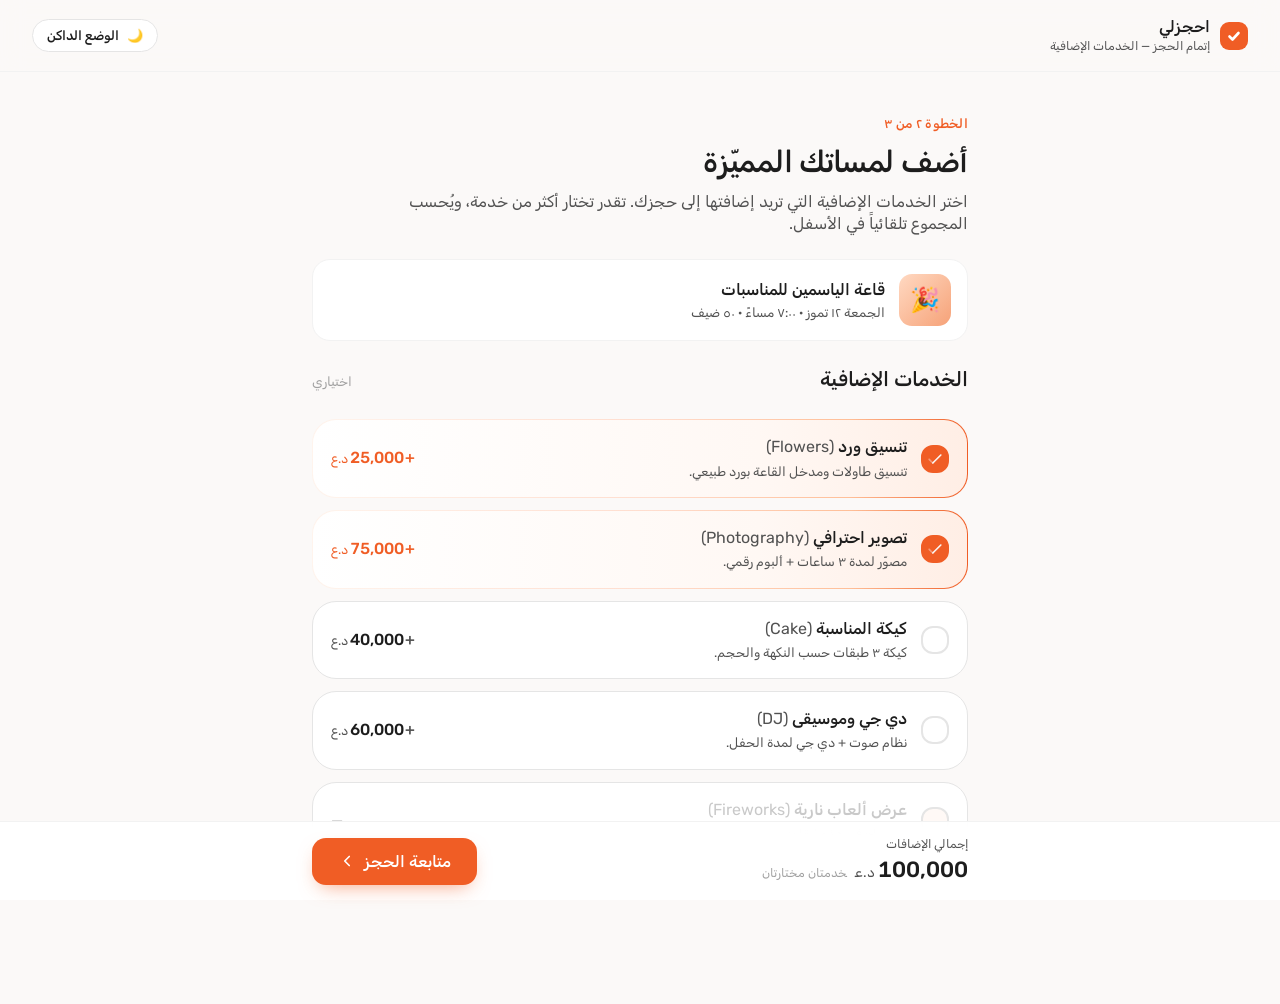
<file: booking-example/index.html>
<!doctype html>
<html lang="ar" dir="rtl" data-theme="light">
<head>
<meta charset="utf-8">
<meta name="viewport" content="width=device-width, initial-scale=1">
<title>احجزلي · إضافات الحجز — تجربة استخدام مكوّن البطاقات</title>
<link rel="preconnect" href="https://fonts.googleapis.com">
<link rel="preconnect" href="https://fonts.gstatic.com" crossorigin>
<link href="https://fonts.googleapis.com/css2?family=Rubik:wght@400;500&display=swap" rel="stylesheet">

<!-- ①  استدعاء ستايل المكوّن (مثل ما رفعناه بالضبط) -->
<link rel="stylesheet" href="gini-checkbox.css">

<!-- ستايل الصفحة نفسها (chrome) — نفس توكنز جني، بأسماء مختلفة حتى ما تتعارض مع المكوّن -->
<style>
*{box-sizing:border-box;}
html,body{margin:0;padding:0;}
body{background:var(--bg-page); color:var(--content-primary); font-family:var(--font-primary);
  -webkit-font-smoothing:antialiased; line-height:1.4; padding-bottom:104px;}

/* top nav */
.nav{position:sticky; top:0; z-index:20; display:flex; align-items:center; justify-content:space-between; gap:16px;
  padding-inline:var(--padding-lg); padding-block:var(--padding-sm);
  background:color-mix(in srgb, var(--bg-page) 88%, transparent); backdrop-filter:saturate(180%) blur(12px);
  border-bottom:1px solid var(--border-soft);}
.nav__brand{display:flex; align-items:center; gap:10px;}
.nav__dot{inline-size:28px; block-size:28px; border-radius:9px; background:var(--bg-cta); display:grid; place-items:center;}
.nav__dot svg{inline-size:16px; block-size:16px; fill:none; stroke:#fff; stroke-width:2.6; stroke-linecap:round; stroke-linejoin:round;}
.nav__t{font-size:16px; font-weight:500;}
.nav__t small{display:block; font-size:12px; font-weight:400; color:var(--content-secondary);}
.theme-btn{display:inline-flex; align-items:center; gap:8px; font-family:inherit; font-size:13px; font-weight:500;
  color:var(--content-primary); background:var(--bg-control); border:1px solid var(--border-default);
  padding:8px 14px; border-radius:999px; cursor:pointer;}

.page{max-width:720px; margin-inline:auto; padding-inline:var(--padding-lg); padding-block:var(--padding-xl);
  display:flex; flex-direction:column; gap:var(--padding-md);}

/* step + hero */
.step{font-size:13px; font-weight:500; color:var(--content-cta); letter-spacing:.02em;}
.hero h1{margin:6px 0 8px; font-size:30px; font-weight:500; letter-spacing:-.01em;}
.hero p{margin:0; font-size:16px; font-weight:400; color:var(--content-secondary); max-width:60ch;}

/* the place being booked — a small summary chip */
.place{display:flex; align-items:center; gap:14px; padding:14px 16px;
  background:var(--bg-surface); border:1px solid var(--border-soft); border-radius:18px;}
.place__img{inline-size:52px; block-size:52px; border-radius:13px; flex:0 0 auto;
  background:linear-gradient(135deg,#FFD9C2,#F6A278); display:grid; place-items:center; font-size:24px;}
.place__meta{display:flex; flex-direction:column; gap:3px; min-width:0;}
.place__name{font-size:16px; font-weight:500;}
.place__sub{font-size:13px; color:var(--content-secondary);}

/* section heading */
.sec-head{display:flex; align-items:baseline; justify-content:space-between; gap:12px; margin-bottom:2px;}
.sec-head h2{margin:0; font-size:20px; font-weight:500;}
.sec-head span{font-size:13px; color:var(--content-tertiary);}

/* sticky checkout summary */
.summary{position:fixed; inset-inline:0; bottom:0; z-index:30;
  background:color-mix(in srgb, var(--bg-surface) 92%, transparent); backdrop-filter:saturate(180%) blur(14px);
  border-top:1px solid var(--border-soft);}
.summary__in{max-width:720px; margin-inline:auto; display:flex; align-items:center; justify-content:space-between; gap:16px;
  padding-inline:var(--padding-lg); padding-block:14px;}
.summary__tot{display:flex; flex-direction:column; gap:2px;}
.summary__lbl{font-size:12px; color:var(--content-secondary);}
.summary__val{font-size:22px; font-weight:500; font-feature-settings:"tnum";}
.summary__val .cur{font-size:14px; font-weight:400; color:var(--content-secondary); margin-inline-start:3px;}
.summary__val .count{font-size:12px; font-weight:400; color:var(--content-tertiary); margin-inline-start:8px;}
.cta{display:inline-flex; align-items:center; gap:8px; font-family:inherit; font-size:16px; font-weight:500;
  color:var(--content-on-cta); background:var(--bg-cta); border:none; border-radius:14px; padding:14px 26px; cursor:pointer;
  box-shadow:0 8px 20px -8px rgba(240,93,37,.6); transition:background .15s;}
.cta:hover{background:var(--bg-cta-hover);}
.cta svg{inline-size:18px; block-size:18px; fill:none; stroke:currentColor; stroke-width:2.2; stroke-linecap:round; stroke-linejoin:round;}

@media (max-width:640px){
  .nav{padding-inline:var(--padding-mobile-lg);}
  .nav__t small{display:none;}
  .page{padding-inline:var(--padding-mobile-page); padding-block:var(--padding-md);}
  .hero h1{font-size:25px;}
  .summary__in{padding-inline:var(--padding-mobile-lg);}
  .cta{padding:13px 20px; font-size:15px;}
}
</style>
</head>
<body>

<!-- ②  الـ sprite (علامة الصح ثنائية اللون + الشرطة) — مرة وحدة بالصفحة، منسوخ حرفياً من المكوّن -->
<svg width="0" height="0" style="position:absolute" aria-hidden="true" focusable="false">
  <symbol id="ic-tick" viewBox="0 0 20 20">
    <path d="M16.4226 5.40033C16.748 5.72577 16.748 6.2534 16.4226 6.57884L8.40175 14.5997C8.07632 14.9251 7.54868 14.9251 7.22324 14.5997C6.89781 14.2742 6.89781 13.7466 7.22324 13.4212L15.2441 5.40033C15.5695 5.07489 16.0972 5.07489 16.4226 5.40033Z" fill="#FAF5F3"/>
    <path opacity="0.4" d="M3.57741 9.77533C3.90285 9.44992 4.43048 9.44992 4.75592 9.77533L8.40175 13.4212C8.72717 13.7466 8.72717 14.2743 8.40175 14.5997C8.07632 14.9251 7.54868 14.9251 7.22324 14.5997L3.57741 10.9538C3.25197 10.6284 3.25197 10.1008 3.57741 9.77533Z" fill="#FAF5F3"/>
  </symbol>
  <symbol id="ic-dash" viewBox="0 0 20 20">
    <path d="M16.5049 10C16.5049 10.4602 16.1318 10.8333 15.6716 10.8333L4.3284 10.8333C3.86818 10.8333 3.49509 10.4602 3.49507 10C3.49506 9.53978 3.86818 9.16666 4.3284 9.16667H15.6716C16.1318 9.16666 16.5049 9.53978 16.5049 10Z" fill="#FAF5F3"/>
  </symbol>
</svg>

<header class="nav">
  <div class="nav__brand">
    <span class="nav__dot"><svg viewBox="0 0 16 16"><path d="M3.5 8.5 6.5 11.5 12.5 5"/></svg></span>
    <span class="nav__t">احجزلي
      <small>إتمام الحجز — الخدمات الإضافية</small>
    </span>
  </div>
  <button class="theme-btn" id="themeBtn" type="button"><span id="themeIcon">🌙</span><span id="themeLabel">الوضع الداكن</span></button>
</header>

<main class="page">

  <div class="hero">
    <span class="step">الخطوة ٢ من ٣</span>
    <h1>أضف لمساتك المميّزة</h1>
    <p>اختر الخدمات الإضافية التي تريد إضافتها إلى حجزك. تقدر تختار أكثر من خدمة، ويُحسب المجموع تلقائياً في الأسفل.</p>
  </div>

  <!-- الحجز الحالي -->
  <div class="place">
    <span class="place__img">🎉</span>
    <span class="place__meta">
      <span class="place__name">قاعة الياسمين للمناسبات</span>
      <span class="place__sub">الجمعة ١٢ تموز · ٧:٠٠ مساءً · ٥٠ ضيف</span>
    </span>
  </div>

  <div class="sec-head">
    <h2>الخدمات الإضافية</h2>
    <span>اختياري</span>
  </div>

  <!-- ③  المكوّن: بطاقات قابلة للاختيار — نفس ماركب المكوّن المرفوع بالضبط -->
  <div class="cards cards--check" id="addons">

    <label class="gn-card" data-price="25000">
      <input class="gn-input" type="checkbox" checked>
      <span class="gcheck"><svg class="gcheck__ic gcheck__tick" viewBox="0 0 20 20"><use href="#ic-tick"/></svg><svg class="gcheck__ic gcheck__dash" viewBox="0 0 20 20"><use href="#ic-dash"/></svg></span>
      <span class="gn-card__text">
        <span class="gn-card__title">تنسيق ورد <span class="en">(Flowers)</span></span>
        <span class="gn-card__desc">تنسيق طاولات ومدخل القاعة بورد طبيعي.</span>
      </span>
      <span class="gn-card__price"><span class="plus">+</span>25,000<span class="cur">د.ع</span></span>
    </label>

    <label class="gn-card" data-price="75000">
      <input class="gn-input" type="checkbox" checked>
      <span class="gcheck"><svg class="gcheck__ic gcheck__tick" viewBox="0 0 20 20"><use href="#ic-tick"/></svg><svg class="gcheck__ic gcheck__dash" viewBox="0 0 20 20"><use href="#ic-dash"/></svg></span>
      <span class="gn-card__text">
        <span class="gn-card__title">تصوير احترافي <span class="en">(Photography)</span></span>
        <span class="gn-card__desc">مصوّر لمدة ٣ ساعات + ألبوم رقمي.</span>
      </span>
      <span class="gn-card__price"><span class="plus">+</span>75,000<span class="cur">د.ع</span></span>
    </label>

    <label class="gn-card" data-price="40000">
      <input class="gn-input" type="checkbox">
      <span class="gcheck"><svg class="gcheck__ic gcheck__tick" viewBox="0 0 20 20"><use href="#ic-tick"/></svg><svg class="gcheck__ic gcheck__dash" viewBox="0 0 20 20"><use href="#ic-dash"/></svg></span>
      <span class="gn-card__text">
        <span class="gn-card__title">كيكة المناسبة <span class="en">(Cake)</span></span>
        <span class="gn-card__desc">كيكة ٣ طبقات حسب النكهة والحجم.</span>
      </span>
      <span class="gn-card__price"><span class="plus">+</span>40,000<span class="cur">د.ع</span></span>
    </label>

    <label class="gn-card" data-price="60000">
      <input class="gn-input" type="checkbox">
      <span class="gcheck"><svg class="gcheck__ic gcheck__tick" viewBox="0 0 20 20"><use href="#ic-tick"/></svg><svg class="gcheck__ic gcheck__dash" viewBox="0 0 20 20"><use href="#ic-dash"/></svg></span>
      <span class="gn-card__text">
        <span class="gn-card__title">دي جي وموسيقى <span class="en">(DJ)</span></span>
        <span class="gn-card__desc">نظام صوت + دي جي لمدة الحفل.</span>
      </span>
      <span class="gn-card__price"><span class="plus">+</span>60,000<span class="cur">د.ع</span></span>
    </label>

    <label class="gn-card" data-price="0">
      <input class="gn-input" type="checkbox" disabled>
      <span class="gcheck"><svg class="gcheck__ic gcheck__tick" viewBox="0 0 20 20"><use href="#ic-tick"/></svg><svg class="gcheck__ic gcheck__dash" viewBox="0 0 20 20"><use href="#ic-dash"/></svg></span>
      <span class="gn-card__text">
        <span class="gn-card__title">عرض ألعاب نارية <span class="en">(Fireworks)</span></span>
        <span class="gn-card__desc">غير متاح في هذه القاعة.</span>
      </span>
      <span class="gn-card__price">—</span>
    </label>

  </div>

</main>

<!-- ملخّص الدفع الثابت -->
<div class="summary">
  <div class="summary__in">
    <div class="summary__tot">
      <span class="summary__lbl">إجمالي الإضافات</span>
      <span class="summary__val"><span id="total">100,000</span><span class="cur">د.ع</span><span class="count" id="count">خدمتان مختارتان</span></span>
    </div>
    <button class="cta" type="button">
      متابعة الحجز
      <svg viewBox="0 0 24 24"><path d="M15 18l-6-6 6-6"/></svg>
    </button>
  </div>
</div>

<script>
  // theme toggle
  const root=document.documentElement, btn=document.getElementById('themeBtn'),
        ico=document.getElementById('themeIcon'), lbl=document.getElementById('themeLabel');
  btn.addEventListener('click',()=>{const d=root.getAttribute('data-theme')==='dark';
    root.setAttribute('data-theme',d?'light':'dark'); ico.textContent=d?'🌙':'☀️'; lbl.textContent=d?'الوضع الداكن':'الوضع الفاتح';});

  // running total — sums checked add-on cards
  const fmt=n=>n.toLocaleString('en-US');
  const arabicCount=n=>n===0?'لم تختر أي خدمة':n===1?'خدمة واحدة':n===2?'خدمتان مختارتان':`${n} خدمات مختارة`;
  const cards=[...document.querySelectorAll('#addons .gn-card')];
  const totalEl=document.getElementById('total'), countEl=document.getElementById('count');
  function recalc(){
    let sum=0, n=0;
    cards.forEach(c=>{const i=c.querySelector('.gn-input');
      if(i.checked && !i.disabled){ sum+=+c.dataset.price||0; n++; }});
    totalEl.textContent=fmt(sum); countEl.textContent=arabicCount(n);
  }
  cards.forEach(c=>c.querySelector('.gn-input').addEventListener('change',recalc));
  recalc();
</script>
</body>
</html>
</file>
<file: booking-example/gini-checkbox.css>
/* ============================================================
   GINI · CHECKBOX + SELECTABLE CARDS  —  reusable stylesheet
   Sliced VERBATIM from the published component
   (design-system-Gini-/components/checkbox/index.html).
   Import this once, drop the sprite in the page, use the markup.
   ============================================================ */

:root{
  --bg-app:#FBF9F8;--bg-page:#FBF9F8;--bg-surface:#FFFFFF;--bg-elevated:#FFFFFF;--bg-subtle:#FFF9F6;
  --bg-control:#FFFFFF;--bg-control-hover:#FEF5F1;--bg-control-active:#FEF5F1;--bg-overlay:rgba(0,0,0,.56);
  --bg-cta:#F05D25;--bg-cta-hover:#E54A19;--bg-cta-pressed:#F37D51;--bg-cta-soft:#FEF5F1;
  --content-primary:#1D1D1D;--content-secondary:#525252;--content-tertiary:#A1A1A1;--content-disabled:#C9C9C9;
  --content-cta:#F05D25;--content-on-cta:#FFFFFF;
  --border-default:#E5E5E5;--border-soft:#F2F2F2;--border-strong:#D9D9D9;
  --border-cta:#F05D25;--border-cta-soft:#FCDFD3;--border-focus:#F05D25;
  --bg-error:#FEE8E9;--content-error:#F21D22;--border-error:#F21D22;

  /* spacing (gini-adaptive-padding) */
  --padding-xxs:8px;--padding-xs:12px;--padding-sm:16px;--padding-md:24px;--padding-lg:32px;--padding-xl:40px;
  --padding-mobile-page:14px;--padding-mobile-md:12px;--padding-mobile-lg:16px;

  /* checkbox sizing */
  --check-size:22px;

  --font-primary:'Rubik','At Hauss Arabic','Expo Arabic',system-ui,-apple-system,'Segoe UI',sans-serif;
}
[data-theme="dark"]{
  --bg-app:#0B0C0D;--bg-page:#101010;--bg-surface:#18191B;--bg-elevated:#1D1D1D;--bg-subtle:#141516;
  --bg-control:#232427;--bg-control-hover:#2A2B2E;--bg-control-active:#2A140E;--bg-overlay:rgba(0,0,0,.72);
  --bg-cta:#F05D25;--bg-cta-hover:#FF6433;--bg-cta-pressed:#C94318;--bg-cta-soft:#301307;
  --content-primary:#FAFAFA;--content-secondary:#B8B8B8;--content-tertiary:#737373;--content-disabled:#595959;
  --content-cta:#FF6433;--content-on-cta:#FFFFFF;
  --border-default:#2A2B2E;--border-soft:#202124;--border-strong:#3A3B3F;
  --border-cta:#F05D25;--border-cta-soft:#4A2012;--border-focus:#FF6433;
  --bg-error:#610C0E;--content-error:#FB4949;--border-error:#FB4949;
}

*{box-sizing:border-box;}
html,body{margin:0;padding:0;}
body{
  background:var(--bg-page);
  color:var(--content-primary);
  font-family:var(--font-primary);
  -webkit-font-smoothing:antialiased;
  line-height:1.4;
}
button,input,select,textarea{font-family:inherit;}

/* ============================================================
   THE CHECKBOX ATOM — Gini DS checkbox (Figma node 103:9520)
   28×28 squircle (radius 12px). OFF = gray ring on control bg.
   ON = solid orange + TWO-TONE checkmark. INDETERMINATE = dash.
   Icons: inline <use> of #ic-tick / #ic-dash (fill #FAF5F3).
   Driven by a real hidden <input type=checkbox> (native behaviour).
   ============================================================ */
.gn-input{position:absolute; opacity:0; inline-size:0; block-size:0; margin:0; pointer-events:none;}

.gcheck{
  box-sizing:border-box; position:relative; flex:0 0 auto;
  inline-size:28px; block-size:28px; border-radius:12px;
  background:var(--bg-control);
  border:2px solid var(--border-default);   /* 2px Border/Natural-Primary #e5e5e5 */
  display:grid; place-items:center;
  transition:background-color .15s ease, border-color .15s ease, box-shadow .15s ease;
}
.gcheck__ic{position:absolute; inline-size:20px; block-size:20px; opacity:0; transition:opacity .15s ease;}

/* ON — fill orange + show two-tone tick (adjacency covers every use) */
.gn-input:checked + .gcheck{ background:var(--bg-cta); border-color:var(--bg-cta); }
.gn-input:checked + .gcheck .gcheck__tick{ opacity:1; }

/* INDETERMINATE — fill orange + show dash (native :indeterminate) */
.gn-input:indeterminate + .gcheck{ background:var(--bg-cta); border-color:var(--bg-cta); }
.gn-input:indeterminate + .gcheck .gcheck__dash{ opacity:1; }
.gn-input:indeterminate + .gcheck .gcheck__tick{ opacity:0; }

/* HOVER (enabled, unchecked) — orange ring tint */
.gn-opt:hover .gn-input:not(:disabled):not(:checked):not(:indeterminate) + .gcheck,
.opt-row:hover .gn-input:not(:disabled):not(:checked):not(:indeterminate) + .gcheck,
.reqrow:hover .gn-input:not(:disabled):not(:checked):not(:indeterminate) + .gcheck,
.allrow:hover .gn-input:not(:disabled):not(:checked):not(:indeterminate) + .gcheck,
.gn-card:hover:not(:has(.gn-input:checked)) .gn-input:not(:disabled) + .gcheck{ border-color:var(--bg-cta); }

/* keyboard focus ring */
.gn-input:focus-visible + .gcheck{ box-shadow:0 0 0 3px color-mix(in srgb, var(--border-focus) 30%, transparent); }

/* ERROR / invalid group — red ring, red fill when on */
.is-error .gcheck{ border-color:var(--border-error); }
.is-error .gn-input:checked + .gcheck{ background:var(--border-error); border-color:var(--border-error); }

/* DISABLED */
.gn-input:disabled + .gcheck{ background:var(--bg-subtle); border-color:var(--border-default); }
.gn-input:disabled:checked + .gcheck,
.gn-input:disabled:indeterminate + .gcheck{ background:var(--content-disabled); border-color:var(--content-disabled); }

/* READ-ONLY (locked value, not faded) — muted gray fill + tick */
.gcheck.is-readonly{ background:var(--content-tertiary); border-color:var(--content-tertiary); }
.gcheck.is-readonly .gcheck__tick{ opacity:1; }
.gn-opt.is-readonly,.opt-row.is-readonly{ cursor:default; }

/* ============================================================
   VARIANT: CARDS ⭐ — THE gradient-stroke recipe
   checkbox at inline-start (right in RTL), text, price at inline-end
   ============================================================ */
.cards{display:flex; flex-direction:column; gap:12px;}
.gn-card{
  display:flex; align-items:center; gap:14px;
  padding:16px 18px;
  background:var(--bg-control);
  border:1.5px solid var(--border-default);
  border-radius:16px; cursor:pointer; margin:0;
  transition:border-color .15s, background-color .15s, box-shadow .15s;
}
.gn-card:hover{border-color:var(--border-strong);}
.gn-card:has(.gn-input:focus-visible){box-shadow:0 0 0 3px color-mix(in srgb, var(--border-focus) 22%, transparent);}
.gn-card__text{display:flex; flex-direction:column; gap:4px; flex:1 1 auto; min-width:0;}
.gn-card__title{font-size:16px; font-weight:500; color:var(--content-primary);}
.gn-card__title .en{color:var(--content-secondary); font-weight:400;}
.gn-card__desc{font-size:13px; font-weight:400; color:var(--content-secondary);}
.gn-card__price{flex:0 0 auto; font-size:16px; font-weight:500; color:var(--content-primary); white-space:nowrap; font-feature-settings:"tnum";}
.gn-card__price .cur{font-size:13px; font-weight:400; color:var(--content-secondary); margin-inline-start:2px;}
/* selected → the WHOLE price goes orange: number + currency + "+" (all card variants) */
.gn-card:has(.gn-input:checked) .gn-card__price,
.gn-card:has(.gn-input:checked) .gn-card__price .cur,
.gn-card:has(.gn-input:checked) .gn-card__price .plus{color:var(--content-cta);}

/* DISABLED card → mute EVERYTHING so it clearly reads as disabled (all card variants) */
.gn-card:has(.gn-input:disabled){cursor:not-allowed;}
.gn-card:has(.gn-input:disabled):hover{border-color:var(--border-default);}
.gn-card:has(.gn-input:disabled) .gn-card__title,
.gn-card:has(.gn-input:disabled) .gn-card__title .en,
.gn-card:has(.gn-input:disabled) .gn-card__desc,
.gn-card:has(.gn-input:disabled) .gn-card__price,
.gn-card:has(.gn-input:disabled) .gn-card__price .cur,
.gn-card:has(.gn-input:disabled) .gn-card__price .plus{color:var(--content-disabled);}
.gn-card:has(.gn-input:disabled) .gn-card__icon{opacity:.5;}

/* ⭐ selected card — two-layer gradient (peach fill + orange→fade stroke) */
.cards--check .gn-card{border-radius:24px;}
.cards--check .gn-card:has(.gn-input:checked){
  border:1.5px solid transparent;
  background:
    linear-gradient(-89.5deg, #FFEEE5 0%, #FFF8F4 32%, #FFFFFF 100%) padding-box,
    linear-gradient(-90deg, #F05D25 0%, #FFBF98 18%, #FFDDCE 48%, #FFF4ED 100%) border-box;}
[data-theme="dark"] .cards--check .gn-card:has(.gn-input:checked){
  background:
    linear-gradient(-89.5deg, #2C1F17 0%, #241E1A 32%, var(--bg-control) 100%) padding-box,
    linear-gradient(-90deg, #F05D25 0%, #B36A3E 40%, #3A2A20 100%) border-box;}

/* ===== Icon cards — white rounded icon box that colors on select ===== */
.cards--icon .gn-card{border-radius:24px;}
.cards--icon .gn-card:has(.gn-input:checked){
  border:1.5px solid transparent;
  background:
    linear-gradient(-89.5deg, #FFEEE5 0%, #FFF8F4 32%, #FFFFFF 100%) padding-box,
    linear-gradient(-90deg, #F05D25 0%, #FFBF98 18%, #FFDDCE 48%, #FFF4ED 100%) border-box;}
[data-theme="dark"] .cards--icon .gn-card:has(.gn-input:checked){
  background:
    linear-gradient(-89.5deg, #2C1F17 0%, #241E1A 32%, var(--bg-control) 100%) padding-box,
    linear-gradient(-90deg, #F05D25 0%, #B36A3E 40%, #3A2A20 100%) border-box;}
.gn-card__icon{flex:0 0 auto; inline-size:48px; block-size:48px; border-radius:16px; display:grid; place-items:center;
  background:#FFFFFF; border:1px solid var(--border-default); color:var(--content-tertiary); transition:color .18s ease, border-color .18s ease;}
.gn-card__icon svg{inline-size:28px; block-size:28px;}
.gn-card__icon .acc{fill:var(--content-tertiary); transition:fill .18s ease;}
.cards--icon .gn-card:hover .gn-card__icon,
.cards--icon .gn-card:has(.gn-input:checked) .gn-card__icon{color:#F05D25; border-color:#EFD9CD;}
.cards--icon .gn-card:hover .gn-card__icon .acc,
.cards--icon .gn-card:has(.gn-input:checked) .gn-card__icon .acc{fill:#FDB022;}
[data-theme="dark"] .gn-card__icon{background:var(--bg-control); border-color:var(--border-default);}
[data-theme="dark"] .cards--icon .gn-card:hover .gn-card__icon,
[data-theme="dark"] .cards--icon .gn-card:has(.gn-input:checked) .gn-card__icon{color:#FF6E3C; border-color:#4A2012;}
/* price "+" prefix (same as radio add-ons) */
.gn-card__price .plus{color:var(--content-secondary); margin-inline-end:1px;}
</file>
